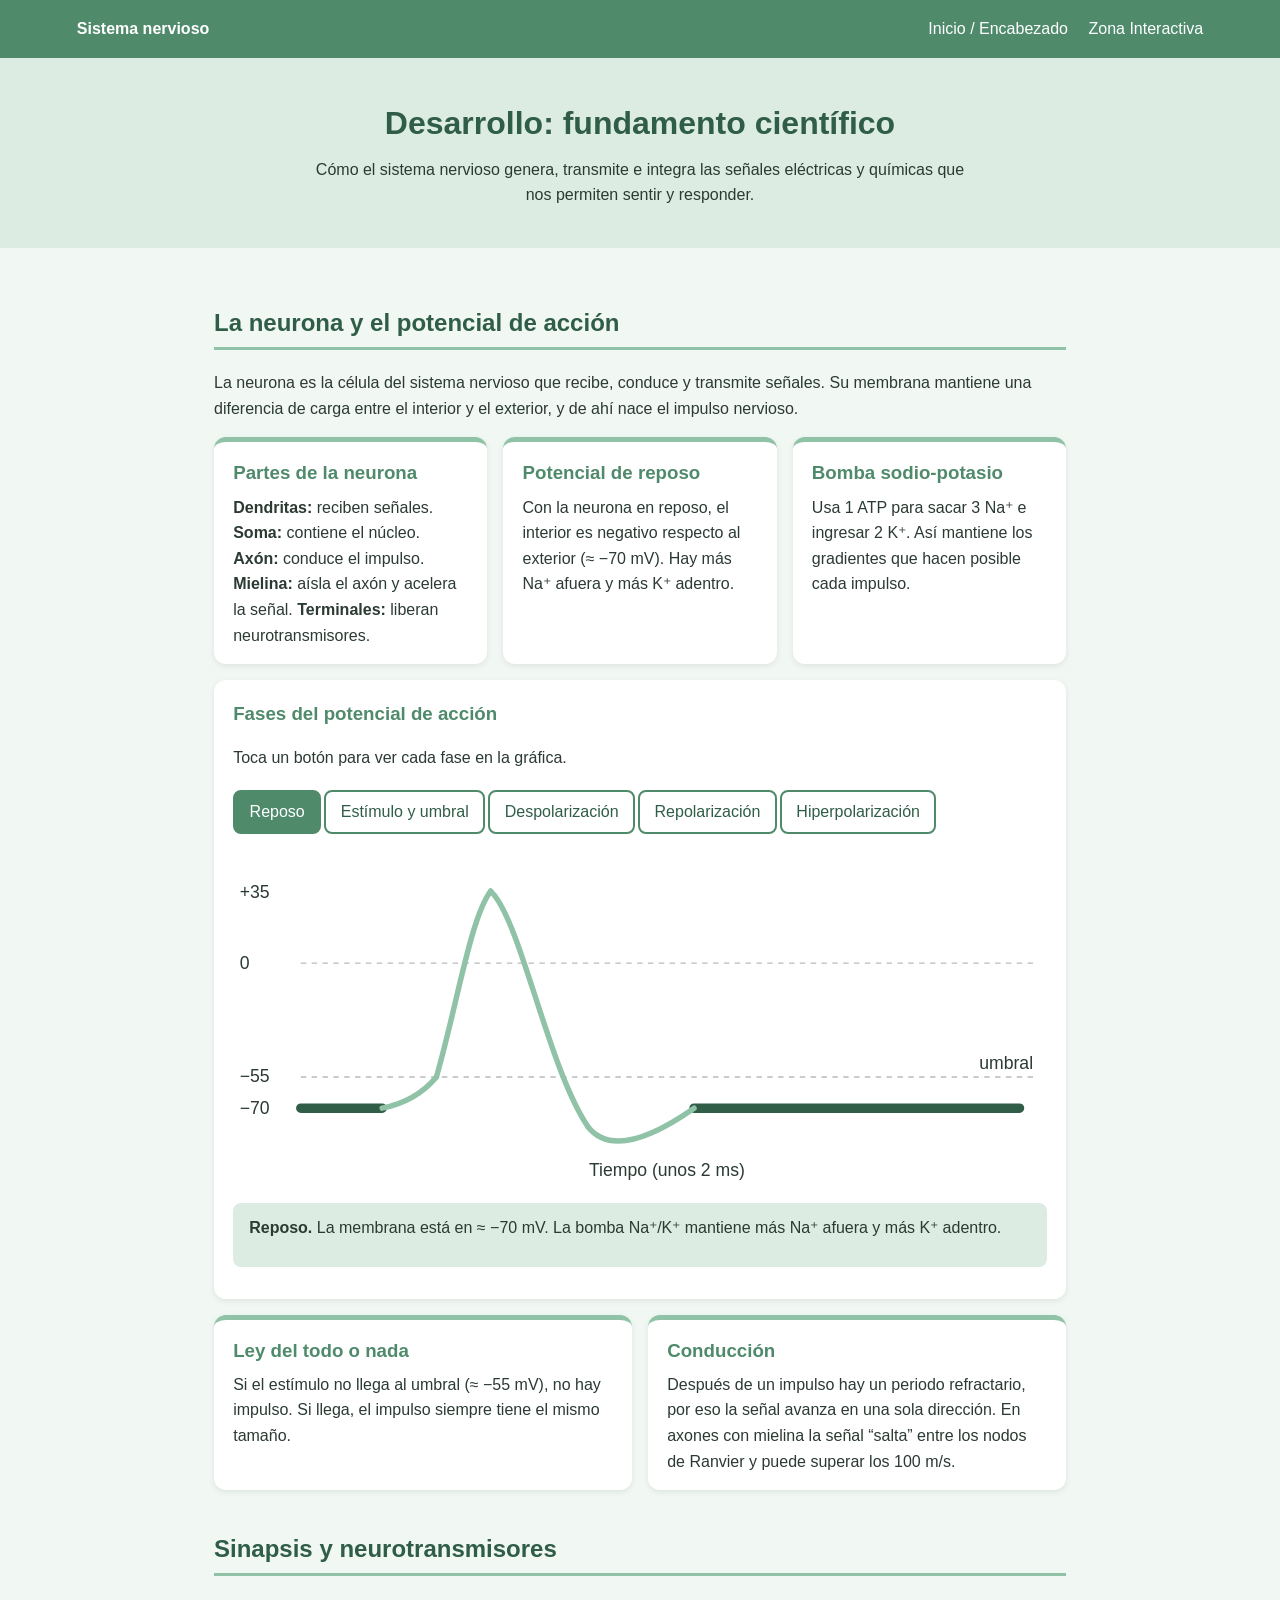
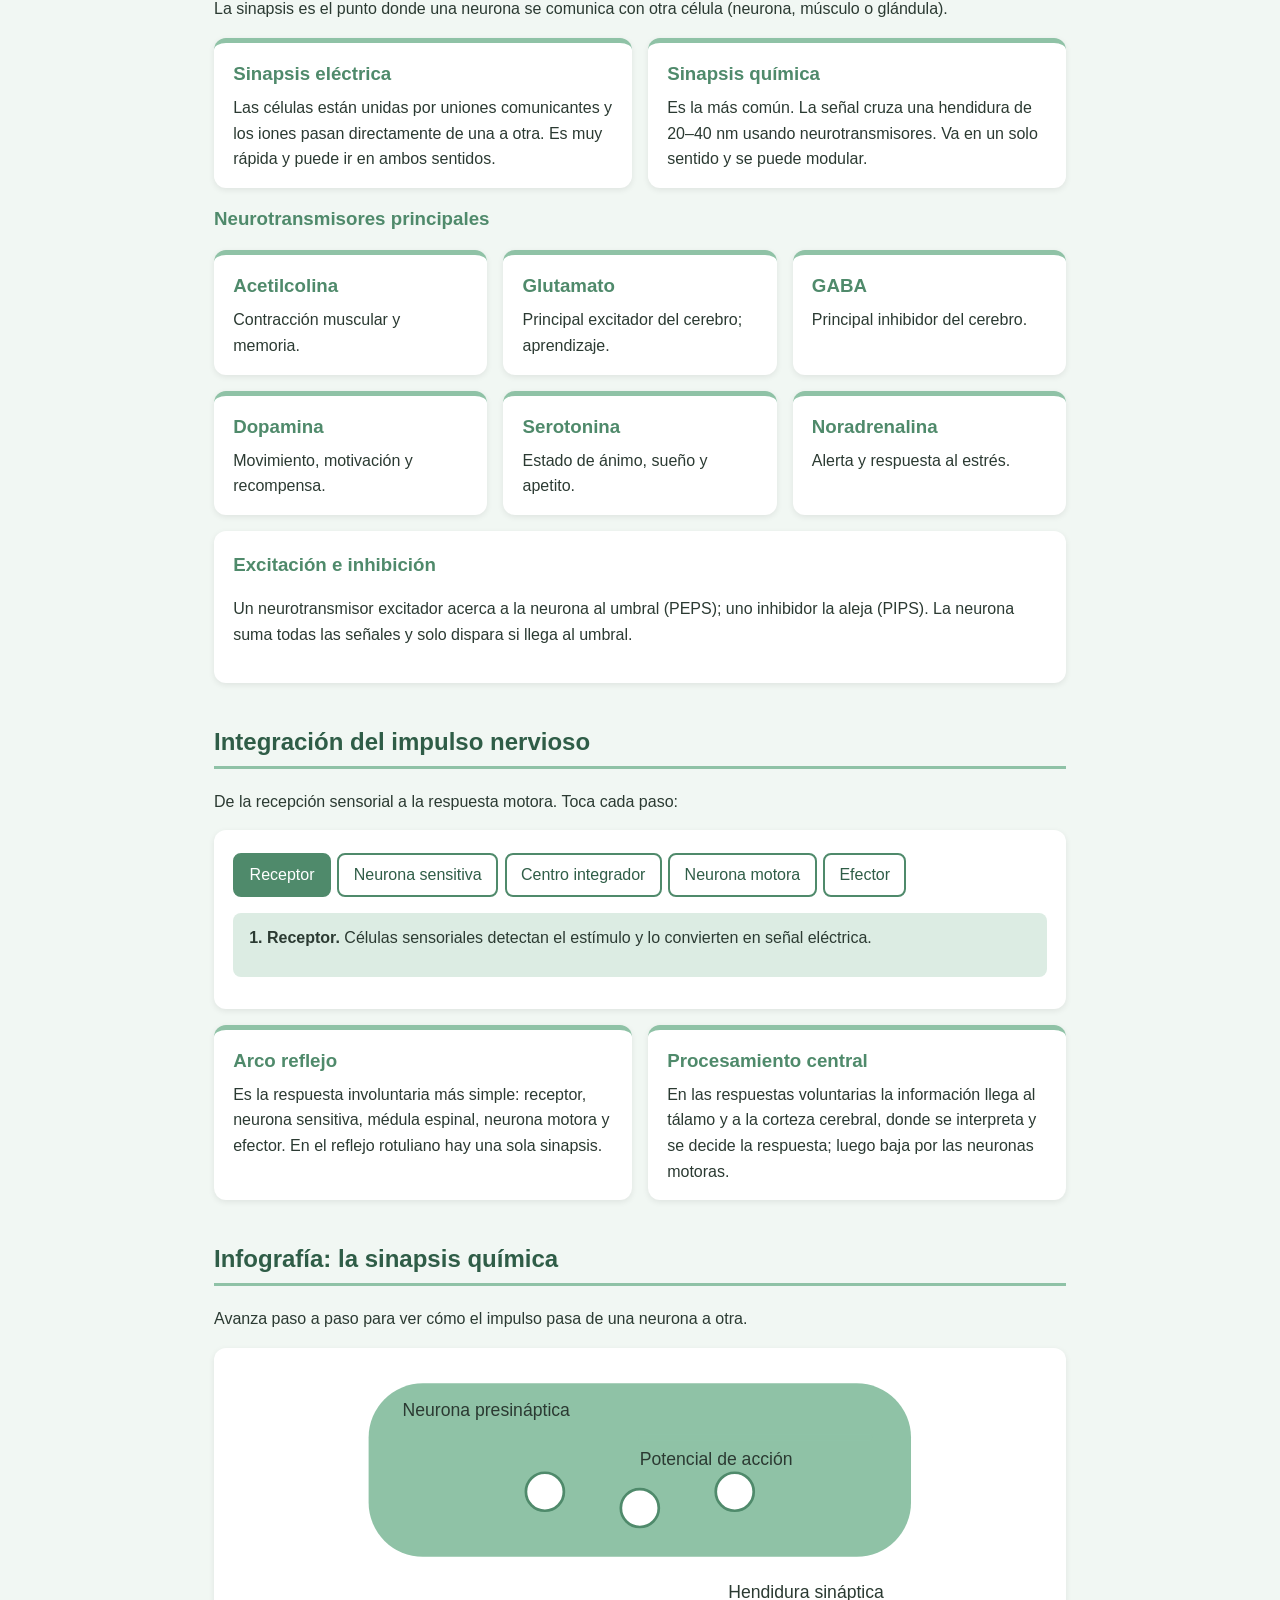
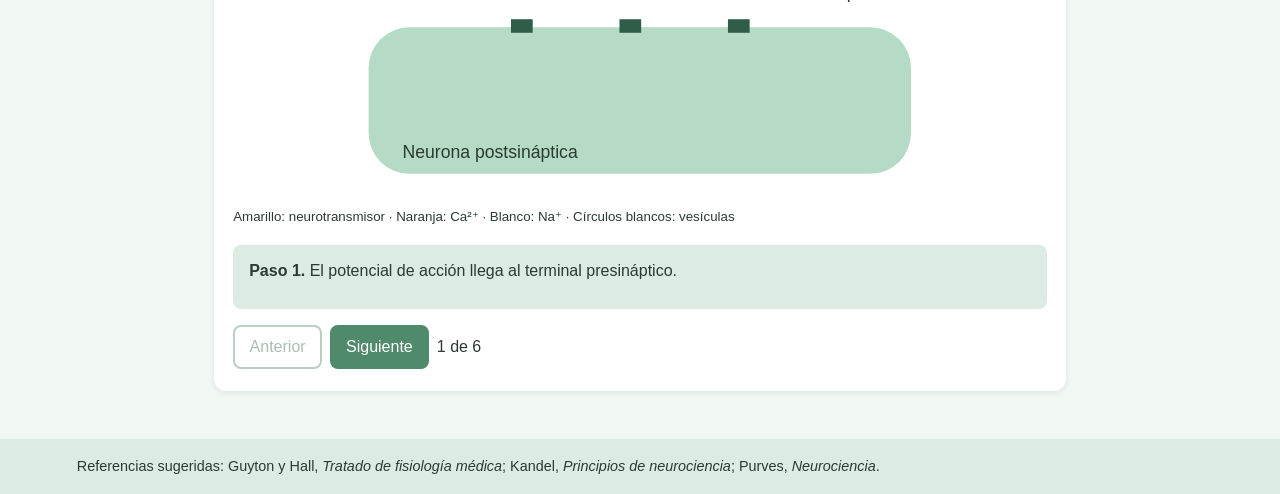
<file: desarrollo-simple.html>
<!DOCTYPE html>
<html lang="es">
<head>
<meta charset="UTF-8">
<meta name="viewport" content="width=device-width, initial-scale=1">
<title>Desarrollo: fundamento científico</title>
<style>
  
/* ===== Colores (cámbialos aquí y cambia toda la página) ===== */
:root{
  --fondo:#f1f7f3;      /* fondo de la página */
  --suave:#dcece3;      /* verde muy clarito */
  --medio:#8fc2a6;      /* verde suave */
  --fuerte:#4f8a6b;     /* verde para títulos y botones */
  --oscuro:#2f5d47;     /* texto de títulos */
  --texto:#2b3a32;
}
*{box-sizing:border-box}
body{margin:0;font-family:Arial,Helvetica,sans-serif;line-height:1.6;background:var(--fondo);color:var(--texto)}
header{background:var(--fuerte);color:#fff;padding:1rem 6vw;display:flex;justify-content:space-between;flex-wrap:wrap;gap:.5rem}
header a{color:#fff;margin-left:1rem;text-decoration:none}
header a.activo{border-bottom:2px solid #fff}
.portada{background:var(--suave);padding:2.5rem 6vw;text-align:center}
.portada h1{margin:0 0 .5rem;color:var(--oscuro)}
.portada p{max-width:650px;margin:0 auto}
main{max-width:980px;margin:auto;padding:1rem 5vw 2rem}
h2{color:var(--oscuro);border-bottom:3px solid var(--medio);padding-bottom:.3rem;margin-top:2.5rem}
h3{color:var(--fuerte);margin:0 0 .4rem}

/* Tarjetas */
.grupo{display:grid;grid-template-columns:repeat(auto-fit,minmax(260px,1fr));gap:1rem;margin:1rem 0}
.tarjeta{background:#fff;border-radius:12px;padding:1rem 1.2rem;border-top:5px solid var(--medio);box-shadow:0 2px 6px rgba(0,0,0,.08)}
.tarjeta p{margin:0}
.caja{background:#fff;border-radius:12px;padding:1.2rem;margin:1rem 0;box-shadow:0 2px 6px rgba(0,0,0,.08)}

/* Botones y textos de ayuda */
button{font:inherit;padding:.45rem .9rem;border:2px solid var(--fuerte);background:#fff;color:var(--oscuro);border-radius:8px;cursor:pointer;margin:.2rem .2rem .2rem 0}
button:hover{background:var(--suave)}
button.activo{background:var(--fuerte);color:#fff}
button:disabled{opacity:.4;cursor:default}
.info{background:var(--suave);border-radius:8px;padding:.8rem 1rem;margin:.8rem 0;min-height:4rem}

/* Dibujos SVG */
svg{width:100%;height:auto;display:block}
svg text{font-size:13px;fill:var(--texto)}
.linea{fill:none;stroke:var(--medio);stroke-width:4;stroke-linecap:round}
.linea.activa{stroke:var(--oscuro);stroke-width:7}
.guia{stroke:#bbb;stroke-dasharray:4 4}
.neurona{fill:var(--medio)}
.neurona2{fill:#b5dac6}
.vesicula{fill:#fff;stroke:var(--fuerte);stroke-width:2}
.nt{fill:#f2b84b}
.ca{fill:#e58a5b}
.na{fill:#fff;stroke:var(--oscuro);stroke-width:2}
.receptor{fill:var(--oscuro)}
.receptor.abierto{fill:#f2b84b}
.enzima{fill:#9a86c8}
.paso{opacity:0;transition:opacity .3s}
.paso.ver{opacity:1}

/* Ruta del impulso */
.ruta button{margin-right:.4rem}
footer{background:var(--suave);padding:1rem 6vw;font-size:.9rem}
body {
    animation: entrada 2.0s ease;
}

@keyframes entrada {
    from {
        opacity: 0;
        transform: translateY(30px);
    }

    to {
        opacity: 1;
        transform: translateY(0);
    }
  }
</style>
</head>
<body>

<header>
  <strong>Sistema nervioso</strong>
  <nav>
    <a href="index.html">Inicio / Encabezado</a>
    <a href="juegos.html">Zona Interactiva</a>
  </nav>
</header>

<div class="portada">
  <h1>Desarrollo: fundamento científico</h1>
  <p>Cómo el sistema nervioso genera, transmite e integra las señales eléctricas y químicas que nos permiten sentir y responder.</p>
</div>

<main>

<!-- ============ 1. NEURONA Y POTENCIAL DE ACCIÓN ============ -->
<h2>La neurona y el potencial de acción</h2>
<p>La neurona es la célula del sistema nervioso que recibe, conduce y transmite señales. Su membrana mantiene una diferencia de carga entre el interior y el exterior, y de ahí nace el impulso nervioso.</p>

<div class="grupo">
  <div class="tarjeta"><h3>Partes de la neurona</h3>
    <p><b>Dendritas:</b> reciben señales. <b>Soma:</b> contiene el núcleo. <b>Axón:</b> conduce el impulso. <b>Mielina:</b> aísla el axón y acelera la señal. <b>Terminales:</b> liberan neurotransmisores.</p></div>
  <div class="tarjeta"><h3>Potencial de reposo</h3>
    <p>Con la neurona en reposo, el interior es negativo respecto al exterior (≈ −70 mV). Hay más Na⁺ afuera y más K⁺ adentro.</p></div>
  <div class="tarjeta"><h3>Bomba sodio-potasio</h3>
    <p>Usa 1 ATP para sacar 3 Na⁺ e ingresar 2 K⁺. Así mantiene los gradientes que hacen posible cada impulso.</p></div>
</div>

<div class="caja">
  <h3>Fases del potencial de acción</h3>
  <p>Toca un botón para ver cada fase en la gráfica.</p>
  <div id="botones-fase"></div>
  <svg viewBox="0 0 600 260">
    <line x1="50" y1="93" x2="590" y2="93" class="guia"/>
    <line x1="50" y1="177" x2="590" y2="177" class="guia"/>
    <text x="5" y="45">+35</text><text x="5" y="97">0</text><text x="5" y="181">−55</text><text x="5" y="204">−70</text>
    <text x="590" y="171" text-anchor="end">umbral</text>
    <text x="320" y="250" text-anchor="middle">Tiempo (unos 2 ms)</text>
    <path id="f0" class="linea" d="M50,200 H110 M340,200 H580"/>
    <path id="f1" class="linea" d="M110,200 Q135,195 150,177"/>
    <path id="f2" class="linea" d="M150,177 C165,125 175,60 190,40"/>
    <path id="f3" class="linea" d="M190,40 C212,60 232,170 262,214"/>
    <path id="f4" class="linea" d="M262,214 C275,230 300,228 340,200"/>
  </svg>
  <div class="info" id="info-fase"></div>
</div>

<div class="grupo">
  <div class="tarjeta"><h3>Ley del todo o nada</h3>
    <p>Si el estímulo no llega al umbral (≈ −55 mV), no hay impulso. Si llega, el impulso siempre tiene el mismo tamaño.</p></div>
  <div class="tarjeta"><h3>Conducción</h3>
    <p>Después de un impulso hay un periodo refractario, por eso la señal avanza en una sola dirección. En axones con mielina la señal “salta” entre los nodos de Ranvier y puede superar los 100 m/s.</p></div>
</div>

<!-- ============ 2. SINAPSIS Y NEUROTRANSMISORES ============ -->
<h2>Sinapsis y neurotransmisores</h2>
<p>La sinapsis es el punto donde una neurona se comunica con otra célula (neurona, músculo o glándula).</p>

<div class="grupo">
  <div class="tarjeta"><h3>Sinapsis eléctrica</h3>
    <p>Las células están unidas por uniones comunicantes y los iones pasan directamente de una a otra. Es muy rápida y puede ir en ambos sentidos.</p></div>
  <div class="tarjeta"><h3>Sinapsis química</h3>
    <p>Es la más común. La señal cruza una hendidura de 20–40 nm usando neurotransmisores. Va en un solo sentido y se puede modular.</p></div>
</div>

<h3>Neurotransmisores principales</h3>
<div class="grupo">
  <div class="tarjeta"><h3>Acetilcolina</h3><p>Contracción muscular y memoria.</p></div>
  <div class="tarjeta"><h3>Glutamato</h3><p>Principal excitador del cerebro; aprendizaje.</p></div>
  <div class="tarjeta"><h3>GABA</h3><p>Principal inhibidor del cerebro.</p></div>
  <div class="tarjeta"><h3>Dopamina</h3><p>Movimiento, motivación y recompensa.</p></div>
  <div class="tarjeta"><h3>Serotonina</h3><p>Estado de ánimo, sueño y apetito.</p></div>
  <div class="tarjeta"><h3>Noradrenalina</h3><p>Alerta y respuesta al estrés.</p></div>
</div>
<div class="caja"><h3>Excitación e inhibición</h3>
  <p>Un neurotransmisor excitador acerca a la neurona al umbral (PEPS); uno inhibidor la aleja (PIPS). La neurona suma todas las señales y solo dispara si llega al umbral.</p></div>

<!-- ============ 3. INTEGRACIÓN ============ -->
<h2>Integración del impulso nervioso</h2>
<p>De la recepción sensorial a la respuesta motora. Toca cada paso:</p>
<div class="caja">
  <div class="ruta" id="ruta"></div>
  <div class="info" id="info-ruta"></div>
</div>
<div class="grupo">
  <div class="tarjeta"><h3>Arco reflejo</h3>
    <p>Es la respuesta involuntaria más simple: receptor, neurona sensitiva, médula espinal, neurona motora y efector. En el reflejo rotuliano hay una sola sinapsis.</p></div>
  <div class="tarjeta"><h3>Procesamiento central</h3>
    <p>En las respuestas voluntarias la información llega al tálamo y a la corteza cerebral, donde se interpreta y se decide la respuesta; luego baja por las neuronas motoras.</p></div>
</div>

<!-- ============ 4. INFOGRAFÍA ============ -->
<h2>Infografía: la sinapsis química</h2>
<p>Avanza paso a paso para ver cómo el impulso pasa de una neurona a otra.</p>
<div class="caja">
  <svg viewBox="0 0 600 310">
    <rect x="100" y="12" width="400" height="128" rx="40" class="neurona"/>
    <rect x="100" y="192" width="400" height="108" rx="30" class="neurona2"/>
    <text x="125" y="36">Neurona presináptica</text>
    <text x="125" y="288">Neurona postsináptica</text>
    <text x="480" y="170" text-anchor="end">Hendidura sináptica</text>

    <!-- Cada grupo "paso" tiene data-pasos: los pasos donde se ve -->
    <g class="paso" data-pasos="1,2"><path d="M300,52 H470" class="linea"/><text x="300" y="72">Potencial de acción</text></g>
    <g class="paso" data-pasos="2,3"><circle cx="167" cy="118" r="5" class="ca"/><circle cx="172" cy="102" r="5" class="ca"/><circle cx="433" cy="116" r="5" class="ca"/><circle cx="428" cy="100" r="5" class="ca"/><text x="190" y="112">Ca²⁺ entra</text></g>
    <g class="paso" data-pasos="1,2"><circle cx="230" cy="92" r="14" class="vesicula"/><circle cx="300" cy="104" r="14" class="vesicula"/><circle cx="370" cy="92" r="14" class="vesicula"/></g>
    <g class="paso" data-pasos="3,4,5,6"><circle cx="230" cy="132" r="14" class="vesicula"/><circle cx="300" cy="132" r="14" class="vesicula"/><circle cx="370" cy="132" r="14" class="vesicula"/></g>
    <g class="paso" data-pasos="4,5"><circle cx="220" cy="156" r="4" class="nt"/><circle cx="244" cy="166" r="4" class="nt"/><circle cx="290" cy="154" r="4" class="nt"/><circle cx="312" cy="170" r="4" class="nt"/><circle cx="360" cy="158" r="4" class="nt"/><circle cx="382" cy="168" r="4" class="nt"/></g>
    <g class="paso" data-pasos="6"><circle cx="230" cy="154" r="4" class="nt"/><circle cx="380" cy="154" r="4" class="nt"/><rect x="290" y="158" width="18" height="12" class="enzima"/><text x="316" y="168">Enzima</text></g>
    <rect x="205" y="186" width="16" height="10" class="receptor"/><rect x="285" y="186" width="16" height="10" class="receptor"/><rect x="365" y="186" width="16" height="10" class="receptor"/>
    <g class="paso" data-pasos="5"><circle cx="213" cy="214" r="5" class="na"/><circle cx="293" cy="220" r="5" class="na"/><circle cx="373" cy="214" r="5" class="na"/><text x="400" y="232">Na⁺ entra: PEPS</text></g>
  </svg>
  <p><small>Amarillo: neurotransmisor · Naranja: Ca²⁺ · Blanco: Na⁺ · Círculos blancos: vesículas</small></p>
  <div class="info" id="info-sinapsis"></div>
  <button id="btn-ant">Anterior</button>
  <button id="btn-sig" class="activo">Siguiente</button>
  <span id="num-paso"></span>
</div>

</main>
<footer>Referencias sugeridas: Guyton y Hall, <i>Tratado de fisiología médica</i>; Kandel, <i>Principios de neurociencia</i>; Purves, <i>Neurociencia</i>.</footer>

<script>
/* ===== 1. Fases del potencial de acción ===== */
const fases = [
  ["Reposo", "La membrana está en ≈ −70 mV. La bomba Na⁺/K⁺ mantiene más Na⁺ afuera y más K⁺ adentro."],
  ["Estímulo y umbral", "Se abren algunos canales de Na⁺ y el voltaje sube. Al llegar a ≈ −55 mV se dispara el potencial de acción."],
  ["Despolarización", "Se abren muchos canales de Na⁺. El Na⁺ entra y el interior se vuelve positivo (≈ +35 mV)."],
  ["Repolarización", "Los canales de Na⁺ se inactivan y se abren los de K⁺. El K⁺ sale y el voltaje vuelve a bajar."],
  ["Hiperpolarización", "Los canales de K⁺ tardan en cerrarse y el voltaje baja a ≈ −80 mV. Luego se vuelve al reposo."]
];
const botonesFase = document.getElementById("botones-fase");
const infoFase = document.getElementById("info-fase");

function mostrarFase(i) {
  for (let k = 0; k < fases.length; k++) {
    document.getElementById("f" + k).classList.toggle("activa", k === i);
    botonesFase.children[k].classList.toggle("activo", k === i);
  }
  infoFase.innerHTML = "<b>" + fases[i][0] + ".</b> " + fases[i][1];
}
fases.forEach(function (fase, i) {
  const b = document.createElement("button");
  b.textContent = fase[0];
  b.onclick = function () { mostrarFase(i); };
  botonesFase.appendChild(b);
});
mostrarFase(0);

/* ===== 2. Ruta del impulso ===== */
const ruta = [
  ["Receptor", "Células sensoriales detectan el estímulo y lo convierten en señal eléctrica."],
  ["Neurona sensitiva", "Lleva el impulso hacia el sistema nervioso central."],
  ["Centro integrador", "En la médula o el encéfalo se procesa la información y se decide la respuesta."],
  ["Neurona motora", "Lleva la orden desde el sistema nervioso central hacia el órgano que responde."],
  ["Efector", "Un músculo se contrae o una glándula secreta: es la respuesta final."]
];
const contRuta = document.getElementById("ruta");
const infoRuta = document.getElementById("info-ruta");

function mostrarRuta(i) {
  for (let k = 0; k < ruta.length; k++) {
    contRuta.children[k].classList.toggle("activo", k === i);
  }
  infoRuta.innerHTML = "<b>" + (i + 1) + ". " + ruta[i][0] + ".</b> " + ruta[i][1];
}
ruta.forEach(function (paso, i) {
  const b = document.createElement("button");
  b.textContent = paso[0];
  b.onclick = function () { mostrarRuta(i); };
  contRuta.appendChild(b);
});
mostrarRuta(0);

/* ===== 3. Sinapsis paso a paso ===== */
const pasosSinapsis = [
  "El potencial de acción llega al terminal presináptico.",
  "Se abren canales de Ca²⁺ y el calcio entra al terminal.",
  "El Ca²⁺ hace que las vesículas se unan a la membrana.",
  "El neurotransmisor se libera en la hendidura sináptica.",
  "El neurotransmisor se une a los receptores, entra Na⁺ y se genera un PEPS.",
  "La señal termina: el neurotransmisor se recapta o una enzima lo degrada."
];
let pasoActual = 1;
const infoSinapsis = document.getElementById("info-sinapsis");
const btnAnt = document.getElementById("btn-ant");
const btnSig = document.getElementById("btn-sig");

function mostrarPaso(n) {
  pasoActual = n;
  document.querySelectorAll(".paso").forEach(function (g) {
    const lista = g.dataset.pasos.split(",").map(Number);
    g.classList.toggle("ver", lista.includes(n));
  });
  document.querySelectorAll(".receptor").forEach(function (r) {
    r.classList.toggle("abierto", n === 5);
  });
  infoSinapsis.innerHTML = "<b>Paso " + n + ".</b> " + pasosSinapsis[n - 1];
  document.getElementById("num-paso").textContent = n + " de " + pasosSinapsis.length;
  btnAnt.disabled = (n === 1);
  btnSig.disabled = (n === pasosSinapsis.length);
}
btnAnt.onclick = function () { mostrarPaso(pasoActual - 1); };
btnSig.onclick = function () { mostrarPaso(pasoActual + 1); };
mostrarPaso(1);
</script>
</body>
</html>
</file>
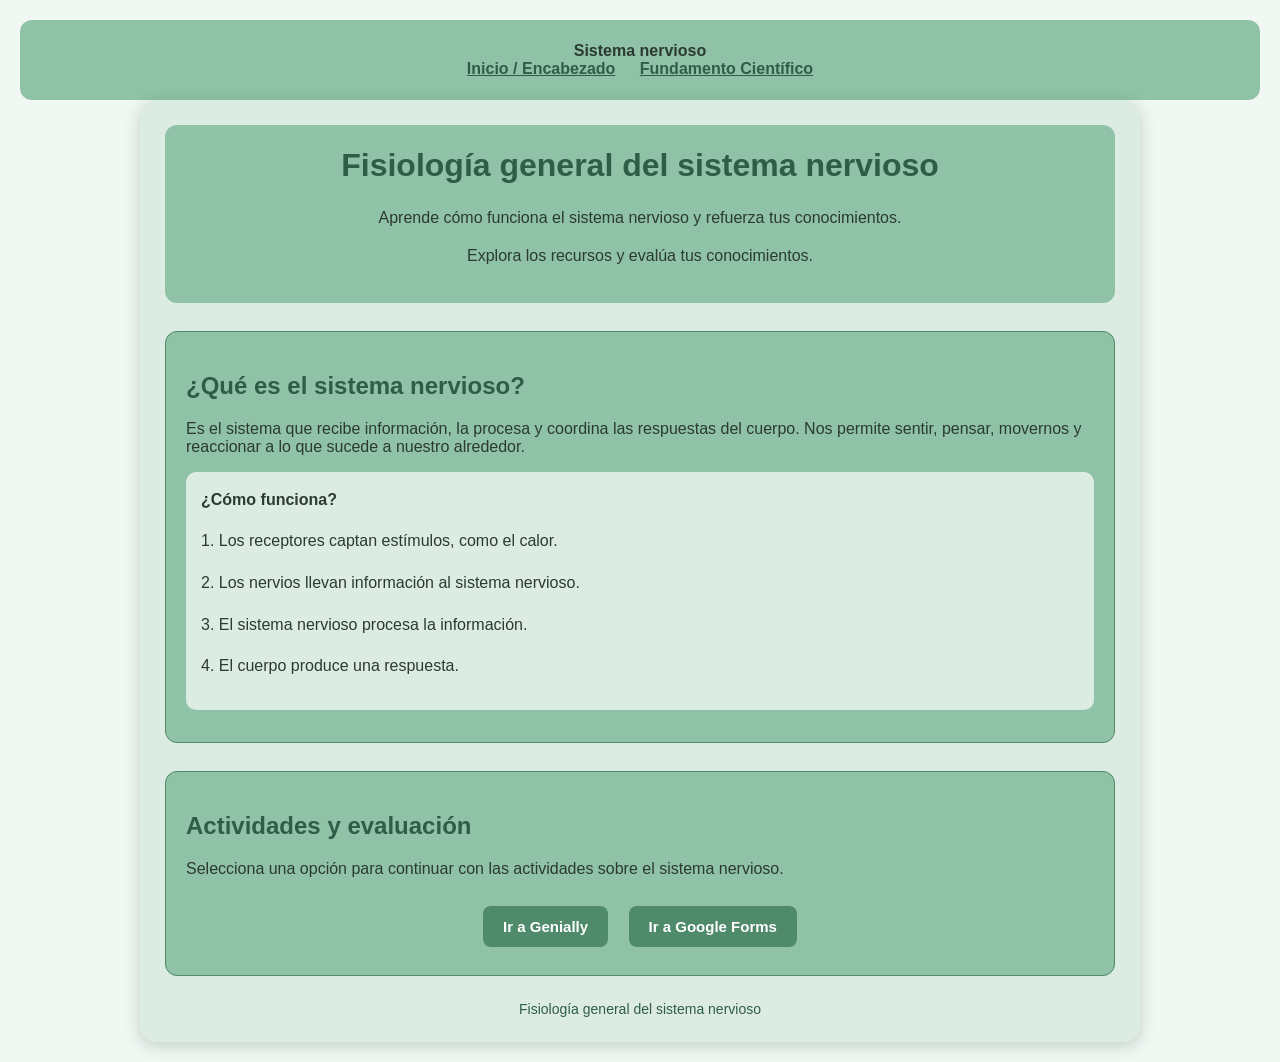
<file: juegos.html>
<!DOCTYPE html>
<html lang="es">
<head>
    <meta charset="UTF-8">
    <meta name="viewport" content="width=device-width, initial-scale=1.0">
    <title>Fisiología del sistema nervioso</title>

    <style>

        /* ===== PALETA DE COLORES (cambia los colores aquí) ===== */
        :root {
            --fondo: #f1f7f3;   /* fondo de la página */
            --suave: #dcece3;   /* verde muy clarito */
            --medio: #8fc2a6;   /* verde suave */
            --fuerte: #4f8a6b;  /* verde para botones y detalles */
            --oscuro: #2f5d47;  /* títulos */
            --texto: #2b3a32;   /* texto general */
        }

.barraEnlaces {
  display: flex;
  flex-wrap: wrap;
  gap: 0.3rem;
  list-style: none;
  margin: 0;
  padding: 0;
}
        * {
            box-sizing: border-box;
        }

        body {
            font-family: Arial, sans-serif;
            background: var(--fondo);
            color: var(--texto);
            margin: 0;
            padding: 20px;
        }

        .contenedor {
            max-width: 1000px;
            margin: auto;
            background: var(--suave);
            padding: 25px;
            border-radius: 16px;
            box-shadow: 0 4px 15px rgba(47, 93, 71, 0.25);
        }

        header {
            text-align: center;
            background: var(--medio);
            padding: 22px;
            border-radius: 12px;
        }

        header a {
            color: var(--oscuro);
            font-weight: bold;
            margin: 0 10px;
        }

        header a:hover {
            color: var(--texto);
        }

        h1, h2, h3 {
            color: var(--oscuro);
        }

        h1 {
            margin-top: 0;
        }

        .subtitulo {
            line-height: 1.6;
        }

        .seccion {
            margin-top: 28px;
            padding: 20px;
            background: var(--medio);
            border: 1px solid var(--fuerte);
            border-radius: 12px;
        }

        .marcador {
            display: flex;
            justify-content: space-around;
            flex-wrap: wrap;
            gap: 12px;
            background: var(--suave);
            padding: 15px;
            border-radius: 10px;
            font-weight: bold;
            margin: 20px 0;
        }

        .columnas {
            display: grid;
            grid-template-columns: 1fr 1fr;
            gap: 20px;
        }

        .tarjeta {
            min-height: 62px;
            padding: 13px;
            margin: 10px 0;
            border: 2px solid var(--fuerte);
            background: #fff;
            border-radius: 10px;
            text-align: center;
            display: flex;
            align-items: center;
            justify-content: center;
            cursor: pointer;
            transition: 0.2s;
        }

        .tarjeta:hover:not(.correcta) {
            background: var(--suave);
            border-color: var(--oscuro);
        }

        .seleccionada {
            background: var(--oscuro);
            border-color: var(--oscuro);
            color: #fff;
        }

        /* Si la tarjeta está seleccionada, el hover no cambia su color */
        .tarjeta.seleccionada:hover:not(.correcta) {
            background: var(--oscuro);
            color: #fff;
        }

        .correcta {
            background: #d3f2de;
            border-color: #2e9e5b;
            cursor: default;
        }

        .incorrecta {
            background: #ffe0e0;
            border-color: #d95c5c;
        }

        #mensaje, #mensajeQuiz {
            text-align: center;
            min-height: 25px;
            font-weight: bold;
            margin-top: 18px;
        }

        .barra {
            height: 13px;
            background: var(--fondo);
            border-radius: 20px;
            overflow: hidden;
            margin: 12px 0;
        }

        #progreso {
            height: 100%;
            width: 0%;
            background: var(--fuerte);
            transition: width 0.3s;
        }

        .dato {
            background: var(--suave);
            padding: 15px;
            margin: 12px 0;
            border-radius: 10px;
            line-height: 1.6;
        }

        .pregunta {
            background: white;
            border: 1px solid var(--suave);
            padding: 15px;
            margin: 15px 0;
            border-radius: 10px;
        }

        .opcion {
            display: block;
            padding: 10px;
            margin: 7px 0;
            background: var(--fondo);
            color: var(--texto);
            border-radius: 8px;
            cursor: pointer;
        }

        .opcion:hover {
            background: var(--suave);
        }

        input[type="radio"] {
            accent-color: var(--fuerte);
            margin-right: 8px;
        }

        button {
            background: var(--fuerte);
            color: white;
            padding: 12px 20px;
            border: none;
            border-radius: 8px;
            cursor: pointer;
            font-size: 15px;
            font-weight: bold;
            margin: 5px;
        }

        button:hover {
            background: var(--oscuro);
        }

.botones {
            text-align: center;
            margin-top: 20px;
        }

        .boton-enlace {
            display: inline-block;
            background: var(--fuerte);
            color: white;
            padding: 12px 20px;
            border-radius: 8px;
            text-decoration: none;
            font-size: 15px;
            font-weight: bold;
            margin: 8px;
            transition: background 0.2s, transform 0.2s;
        }

        .boton-enlace:hover {
            background: var(--oscuro);
            transform: translateY(-2px);
        }

        .secundario {
            background: var(--fondo);
            color: var(--oscuro);
            border: 2px solid var(--fuerte);
        }

        .secundario:hover {
            background: var(--suave);
            color: var(--oscuro);
        }

        footer {
            text-align: center;
            color: var(--oscuro);
            margin-top: 25px;
            font-size: 14px;
        }

        @media (max-width: 650px) {
            .columnas {
                grid-template-columns: 1fr;
            }

            .contenedor {
                padding: 12px;
            }

            .seccion {
                padding: 13px;
            }
            
    }
    </style>

    <style>body {
    animation: entrada 2.0s ease;
}

@keyframes entrada {
    from {
        opacity: 0;
        transform: translateY(30px);
    }

    to {
        opacity: 1;
        transform: translateY(0);
    }
}</style>
    

</style>
</head>

<body>
    <div class barraEnlaces>
   <header>
  <strong>Sistema nervioso</strong>
  <nav>
    <a href="index.html">Inicio / Encabezado</a>
    <a href="desarrollo-simple.html">Fundamento Científico </a>
  </nav>
</header>
</div>

<div class="contenedor">

    <header>
        <h1> Fisiología general del sistema nervioso</h1>
        <p class="subtitulo">
            Aprende cómo funciona el sistema nervioso y refuerza tus conocimientos.
        </p>
        <p>Explora los recursos y evalúa tus conocimientos.</p>
    </header>

    <section class="seccion">
        <h2> ¿Qué es el sistema nervioso?</h2>

        <p>
            Es el sistema que recibe información, la procesa y
            coordina las respuestas del cuerpo. Nos permite sentir,
            pensar, movernos y reaccionar a lo que sucede a nuestro alrededor.
        </p>

        <div class="dato">
            <strong>¿Cómo funciona?</strong>
            <p>
                1. Los receptores captan estímulos, como el calor.
            </p>
            <p>
                2. Los nervios llevan información al sistema nervioso.
            </p>
            <p>
                3. El sistema nervioso procesa la información.
            </p>
            <p>
                4. El cuerpo produce una respuesta.
            </p>
        </div>
    </section>
    <section class="seccion" id="actividades">
        <h2>Actividades y evaluación</h2>
        <p>Selecciona una opción para continuar con las actividades sobre el sistema nervioso.</p>
        <div class="botones">
            <a class="boton-enlace" href="https://view.genially.com/6ad7e3863ab266d718eab5ed" target="_blank" rel="noopener noreferrer">Ir a Genially</a>
            <a class="boton-enlace" href="https://docs.google.com/forms/d/e/1FAIpQLSdBeoLExdnVcjfKyqAziRG36lzPC53YGvnDseKxT_ZNA7t5qA/viewform?usp=header" target="_blank" rel="noopener noreferrer">Ir a Google Forms</a>
        </div>
    </section>

    <footer>
    Fisiología general del sistema nervioso
    </footer>

</div>

</body>
</html>
</file>
